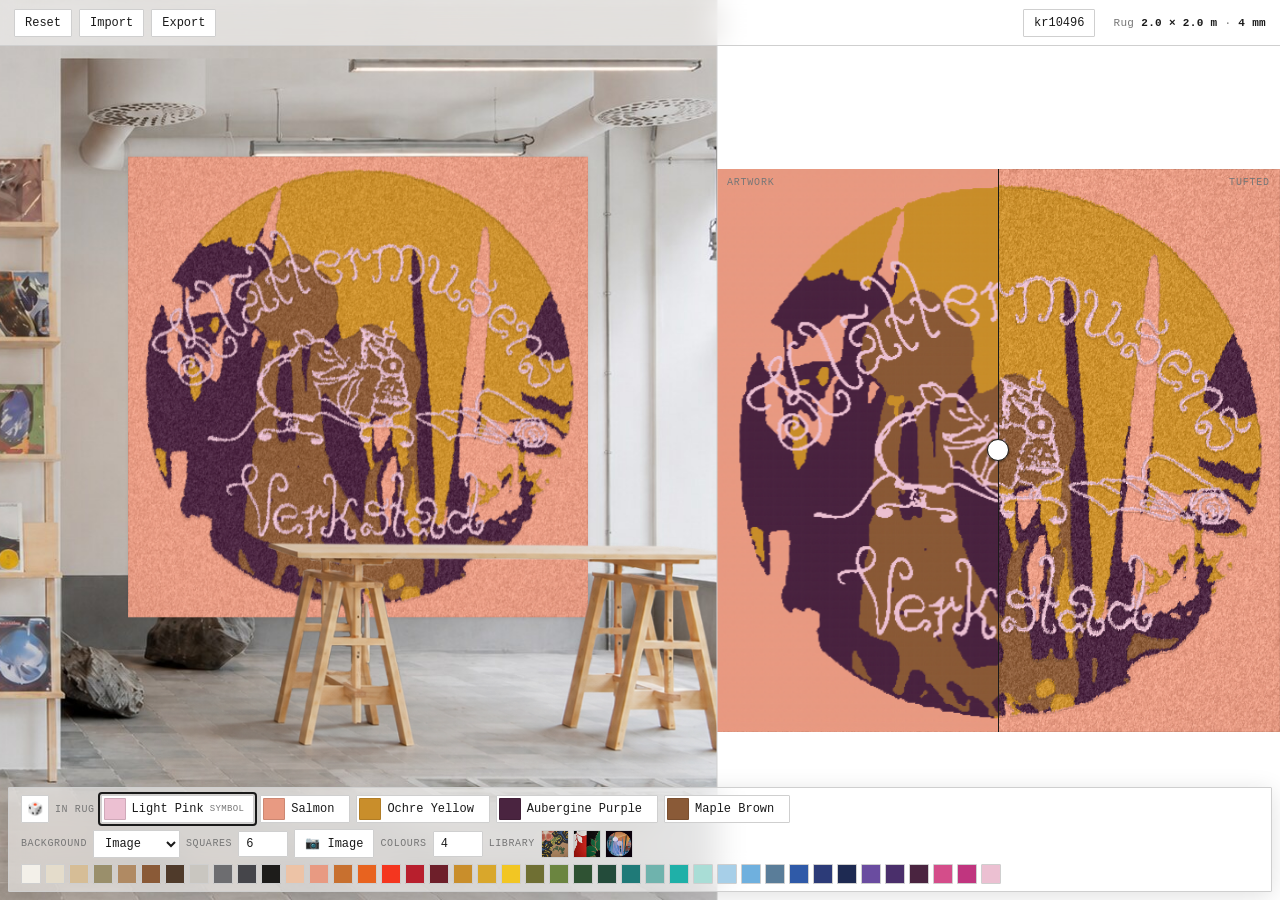
<file: index.html>
<!DOCTYPE html>
<html lang="en">
<head>
<meta charset="UTF-8">
<meta name="viewport" content="width=device-width, initial-scale=1.0">
<title>Klättermusens Verkstad — tufted rug preview</title>
<link rel="stylesheet" href="styles.css">
</head>
<body>
<header>
  <div class="hbar">
    <button id="clearAll" title="Clear saved design and reset to the logo">Reset</button>
    <details class="menu"><summary>Import</summary>
      <div class="menu-pop">
        <button id="importBtn">Upload image</button>
        <button id="importLogo">Logo</button>
        <input type="file" id="imgInput" accept="image/*" hidden>
        <label>Detail
          <select id="importRes">
            <option value="100">100 × 100</option>
            <option value="200">200 × 200</option>
            <option value="300">300 × 300</option>
            <option value="400">400 × 400 · 5mm</option>
            <option value="500" selected>500 × 500 · 4mm</option>
          </select>
        </label>
        <label>Max colours <input type="number" id="importColors" value="2" min="1" max="40"></label>
        <label class="inline"><input type="checkbox" id="importInvert" checked> Line art</label>
        <div class="note">Maps artwork onto the 2×2m grid in the nearest yarns. Keep colours low (2–4) for line art.</div>
        <button id="loadJson">Load project…</button>
        <input type="file" id="fileInput" accept="application/json" hidden>
      </div>
    </details>
    <details class="menu"><summary>Export</summary>
      <div class="menu-pop">
        <button id="snapBtn" title="Download the room view with the rug and colour legend">Room snapshot</button>
        <button id="exportTufted">Tufted PNG</button>
        <button id="exportDesign">Flat PNG</button>
        <button id="exportSmooth" title="Smooth-edge render for projecting and tracing — no tuft pixels, no legend">Projection PNG</button>
        <button id="saveJson">Save project (.json)</button>
      </div>
    </details>
  </div>
  <div class="spacer"></div>
  <details class="menu" id="bomMenu">
    <summary id="bomSummary">BOM</summary>
    <div class="menu-pop">
      <select id="supplier">
        <option value="hitex" selected>Hitex · SE</option>
        <option value="te">Tufting Europe</option>
        <option value="tuftingshop">Tufting Shop · SE</option>
      </select>
      <label class="pile-row">Pile height <input type="number" id="pileMM" value="14" min="4" max="40"> mm <span class="note">cut pile</span></label>
      <div id="bom"></div>
    </div>
  </details>
  <div class="dims">Rug <strong id="dimLabel">2.0 × 2.0 m</strong> · <strong id="cellLabel">5 mm</strong></div>
</header>

<!-- ===================== WORKSPACE ===================== -->
<main id="workspace">
  <div id="views">
    <div class="view" id="paneRoom">
      <div class="studio-wrap" id="studioWrap">
        <img class="bg" id="studioBg" src="room.jpg" alt="Gallery">
        <div id="studioWarp"><canvas id="studioCanvas" width="500" height="500"></canvas></div>
        <img class="fg" id="studioFg" src="room-fg.png" alt="">  <!-- table cut-out, sits in front of the rug -->
      </div>
    </div>

    <div id="transformPop">
      <span class="lbl">X</span><input type="number" id="trX" min="-20" max="120" step="1">
      <span class="lbl">Y</span><input type="number" id="trY" min="-20" max="120" step="1">
      <span class="lbl">Scale</span><input type="range" id="trScale" min="20" max="260" value="100"><span id="trScaleV" class="lbl">100%</span>
      <button id="resetCorners">Reset</button>
    </div>

    <div class="view-splitter" id="splitter"></div>

    <div class="view" id="paneCompare">
      <div class="compare" id="compare">
        <canvas id="previewCanvas" width="640" height="640"></canvas>
        <canvas id="designCanvas" width="560" height="560"></canvas>
        <div class="curtain"><div class="curtain-line"></div><div class="curtain-grip"></div></div>
        <span class="clabel left">Artwork</span>
        <span class="clabel right">Tufted</span>
      </div>
    </div>
  </div>

  <!-- bottom dock: colours + background -->
  <div id="dock">
    <div class="dock-row" id="rugColors"></div>
    <div class="dock-row">
      <span class="lbl">Background</span>
      <select id="patType">
        <option value="plain" selected>Plain</option>
        <option value="checker">Checker</option>
        <option value="image">Image</option>
      </select>
      <span class="lbl">Squares</span><input type="number" id="patSize" value="6" min="2" max="6">
      <button id="bgPatBtn" title="Use your own image as a multi-colour background">📷 Image</button>
      <span class="lbl">colours</span><input type="number" id="bgColorsN" value="4" min="2" max="8">
      <input type="file" id="bgPatInput" accept="image/*" hidden>
      <span class="lbl">Library</span><span id="patLib" class="patlib"></span>
    </div>
    <div class="dock-row tray" id="paletteTray"></div>
  </div>
</main>

<script src="app.js" defer></script>
</body>
</html>
</file>
<file: styles.css>
:root {
    --rug-m: 2.0;
    --bg: #ffffff;
    --panel: #ffffff;
    --fg: #1a1a1a;
    --muted: #777777;
    --border: #cfcfcf;
    --hover: #f1f1f1;
    --accent: #b4502e;
    --compare-bg: #f5f5f5;
    /* glass + shadow tokens */
    --glass-bg: rgba(255,255,255,.5);
    --glass-bg-soft: rgba(255,255,255,.72);
    --glass-blur: 16px;
    --shadow-panel: 0 4px 24px rgba(0,0,0,.12);
    --shadow-menu: 0 8px 26px rgba(0,0,0,.16);
    --shadow-pop: 0 4px 18px rgba(0,0,0,.16);
    --shadow-ctrl: 0 1px 3px rgba(0,0,0,.4);
    --inset-hair: inset 0 0 0 1px rgba(0,0,0,.12);
    --inset-faint: inset 0 0 0 1px rgba(0,0,0,.08);
    --radius: 1px;
    --ctrl: 30px;
    --mono: ui-monospace, "SF Mono", SFMono-Regular, Menlo, Consolas, "Liberation Mono", monospace;
    --font: var(--mono);
  }
  * { box-sizing: border-box; }
  html, body { margin: 0; height: 100%; }
  body { font-family: var(--font); color: var(--fg); background: var(--bg); font-size: 13px; display: flex; flex-direction: column; height: 100vh; overflow: hidden; -webkit-font-smoothing: antialiased; }

  /* header — floats translucently over the imagery */
  header { position: absolute; top: 0; left: 0; right: 0; z-index: 20; display: flex; align-items: center; gap: 18px; padding: 0 14px; height: 46px;
    border-bottom: 1px solid var(--border); background: var(--glass-bg); backdrop-filter: blur(var(--glass-blur)); -webkit-backdrop-filter: blur(var(--glass-blur)); }
  .spacer { flex: 1; }
  .dims { font-family: var(--mono); font-size: 11px; color: var(--muted); letter-spacing: .03em; }
  .dims strong { color: var(--fg); font-weight: 600; }

  /* minimal controls */
  button, .menu > summary {
    font: inherit; font-size: 12px; padding: 6px 10px; border: 1px solid var(--border);
    background: var(--panel); color: var(--fg); border-radius: var(--radius); cursor: pointer;
    display: inline-flex; align-items: center; justify-content: center; gap: 6px; list-style: none;
  }
  button:hover, .menu > summary:hover { border-color: var(--fg); }
  button.on { background: var(--fg); color: var(--panel); border-color: var(--fg); }
  button:disabled { opacity: .3; cursor: default; border-color: var(--border); }
  select, input[type="number"], input[type="text"] { font: inherit; font-size: 12px; padding: 5px 7px; border: 1px solid var(--border); border-radius: var(--radius); background: var(--panel); color: var(--fg); }
  input[type="range"] { accent-color: var(--fg); vertical-align: middle; }
  .note { font-size: 11px; color: var(--muted); line-height: 1.5; }
  .hbar { display: flex; align-items: center; gap: 7px; }

  .menu { position: relative; }
  .menu > summary::-webkit-details-marker { display: none; }
  .menu[open] > summary { border-color: var(--fg); }
  .menu .menu-pop { position: absolute; left: 0; top: calc(100% + 6px); width: 210px; background: var(--glass-bg-soft); backdrop-filter: blur(var(--glass-blur)); -webkit-backdrop-filter: blur(var(--glass-blur)); border: 1px solid var(--border); border-radius: var(--radius); box-shadow: var(--shadow-menu); padding: 11px; z-index: 60; display: flex; flex-direction: column; gap: 10px; }
  .menu .menu-pop label { display: flex; flex-direction: column; gap: 4px; font-size: 11px; color: var(--muted); }
  .menu .menu-pop .inline { flex-direction: row; align-items: center; gap: 7px; }

  /* workspace fills the viewport below the header; dock floats over it */
  #workspace { flex: 1; min-height: 0; position: relative; display: flex; flex-direction: column; }

  /* two-view workspace */
  #views { flex: 1; min-height: 0; display: grid; grid-template-columns: var(--split, 56%) 1fr; position: relative; background: var(--bg); }
  .view { position: relative; overflow: hidden; display: flex; align-items: center; justify-content: center; padding: 0; }
  .view + .view { border-left: 1px solid var(--border); }

  /* transform popover — appears only while dragging the rug */
  #transformPop { position: absolute; top: 54px; left: 14px; z-index: 11; display: none; gap: 8px; align-items: center;
    padding: 7px 10px; background: rgba(255,255,255,.9); backdrop-filter: blur(var(--glass-blur)); -webkit-backdrop-filter: blur(var(--glass-blur));
    border: 1px solid var(--border); border-radius: var(--radius); box-shadow: var(--shadow-pop); }
  #transformPop.show { display: flex; }
  #transformPop input[type="number"] { width: 46px; }
  #transformPop input[type="range"] { width: 90px; }
  #transformPop .lbl { font: 10px var(--mono); text-transform: uppercase; letter-spacing: .06em; color: var(--muted); }
  .view-splitter { position: absolute; top: 0; bottom: 0; left: var(--split, 56%); width: 14px; transform: translateX(-50%); cursor: col-resize; z-index: 8; touch-action: none; }
  .view-splitter::before { content: ''; position: absolute; top: 0; bottom: 0; left: 50%; width: 1px; background: var(--border); transform: translateX(-50%); }
  .view-splitter:hover::before, .view-splitter.drag::before { background: var(--fg); width: 2px; }

  .studio-wrap { position: absolute; top: 50%; left: 50%; transform: translate(-50%, -50%); overflow: hidden; }
  .studio-wrap img.bg { width: 100%; height: 100%; display: block; }
  .studio-wrap img.fg { position: absolute; inset: 0; width: 100%; height: 100%; pointer-events: none; z-index: 2; }  /* table in front of the rug */
  #studioWarp { position: absolute; inset: 0; pointer-events: none; z-index: 1; }
  #studioWarp canvas { position: absolute; top: 0; left: 0; transform-origin: 0 0; pointer-events: auto; cursor: move; }
  canvas { display: block; touch-action: none; }

  /* curtain compare */
  .compare { position: relative; overflow: hidden; background: var(--compare-bg); --cx: 50%; cursor: ew-resize; touch-action: none; }
  .compare canvas { position: absolute; inset: 0; width: 100%; height: 100%; pointer-events: none; }
  #designCanvas { clip-path: inset(0 calc(100% - var(--cx)) 0 0); }
  .curtain { position: absolute; top: 0; bottom: 0; left: var(--cx); width: 0; pointer-events: none; z-index: 4; }
  .curtain-line { position: absolute; top: 0; bottom: 0; left: -0.5px; width: 1px; background: var(--fg); }
  .curtain-grip { position: absolute; top: 50%; left: -11px; width: 22px; height: 22px; transform: translateY(-50%); border-radius: 50%; background: var(--panel); border: 1.5px solid var(--fg); box-shadow: var(--shadow-ctrl); }
  .clabel { position: absolute; top: 8px; font: 10px var(--mono); text-transform: uppercase; letter-spacing: .08em; color: var(--muted); pointer-events: none; }
  .clabel.left { left: 10px; } .clabel.right { right: 10px; }

  /* floating translucent bottom dock — colours + background (full width) */
  #dock { position: absolute; left: 8px; right: 8px; bottom: 8px; z-index: 10;
    display: flex; flex-direction: row; flex-wrap: wrap; align-items: center; gap: 6px 16px; padding: 7px 12px; max-height: 38vh; overflow: auto;
    background: var(--glass-bg); backdrop-filter: blur(var(--glass-blur)); -webkit-backdrop-filter: blur(var(--glass-blur));
    border: 1px solid var(--border); border-radius: var(--radius); box-shadow: var(--shadow-panel); }
  .dock-row { display: flex; gap: 6px; align-items: center; flex-wrap: wrap; }
  #rugColors, #paletteTray { flex: 1 1 100%; }   /* each on its own line: dice+colours, then settings, then palette */
  /* BOM lives in the header menu — near-opaque so it stays readable over the rug */
  #bomMenu .menu-pop { right: 0; left: auto; width: 430px; max-height: 78vh; overflow: auto; background: rgba(255,255,255,.97); gap: 8px; }
  #bomMenu .menu-pop > select { width: 100%; }
  #bomMenu .menu-pop label.pile-row { flex-direction: row; align-items: center; gap: 6px; font: 11px var(--mono); color: var(--muted); text-transform: uppercase; letter-spacing: .04em; margin: 2px 0; }
  .pile-row input { width: 52px; }
  .pile-row .note { text-transform: none; letter-spacing: 0; margin-left: auto; }
  .dock-row.tray { gap: 4px; }
  .dock-row .lbl { font: 10px var(--mono); text-transform: uppercase; letter-spacing: .06em; color: var(--muted); }
  .dock-row input[type="number"] { width: 50px; }
  .dock-row input[type="range"] { width: 120px; }
  .tray-sw { width: 20px; height: 20px; border: 1px solid var(--border); border-radius: var(--radius); cursor: pointer; padding: 0; }
  .tray-sw:hover { border-color: var(--fg); }
  .tray-sw.active { outline: 2px solid var(--fg); outline-offset: 1px; }
  .patlib { display: inline-flex; gap: 4px; }
  .pat-thumb { width: 28px; height: 28px; padding: 0; border: 1px solid var(--border); border-radius: var(--radius); background-size: cover; background-position: center; cursor: pointer; }
  .pat-thumb:hover { border-color: var(--fg); }
  .rc-tool { width: 28px; height: 28px; padding: 0; font-size: 13px; }
  .rc-tool.on { background: var(--fg); color: var(--panel); border-color: var(--fg); }
  /* sold-out yarns: dimmed with a diagonal hatch overlay */
  .tray-sw { position: relative; }
  .tray-sw.oos { opacity: .8; }
  .tray-sw.oos::after { content: ''; position: absolute; inset: 0; border-radius: inherit; pointer-events: none; background: repeating-linear-gradient(45deg, rgba(255,255,255,.85) 0 1.5px, transparent 1.5px 5px); }
  /* grounding shadow so the rug sits in the room */
  #studioWarp canvas { filter: drop-shadow(0 1px 4px rgba(0,0,0,.08)); }

  /* in-rug colour chips (swatch + name) */
  .rc-chip { display: inline-flex; align-items: center; gap: 6px; cursor: pointer; padding: 2px 9px 2px 2px; border: 1px solid var(--border); border-radius: var(--radius); background: var(--panel); }
  .rc-chip:hover { border-color: var(--fg); }
  .rc-chip.active { outline: 2px solid var(--fg); outline-offset: 1px; }
  .rc-chip .sw { width: 22px; height: 22px; border-radius: var(--radius); box-shadow: var(--inset-hair); position: relative; }
  .rc-chip .sw.oos::after { content: ''; position: absolute; inset: 0; border-radius: inherit; background: repeating-linear-gradient(45deg, rgba(255,255,255,.85) 0 1.5px, transparent 1.5px 5px); }
  .rc-chip .nm { font-size: 12px; color: var(--fg); }
  .rc-chip .role { font: 9px var(--mono); color: var(--muted); text-transform: uppercase; letter-spacing: .04em; }

  /* BOM (bill of materials) in the dock */
  #bom { width: 100%; }
  .est-table { width: 100%; max-width: 600px; border-collapse: collapse; font-size: 12px; }
  .est-table td { padding: 5px 8px 5px 0; border-bottom: 1px solid var(--hover); white-space: nowrap; }
  .est-table td.c { width: 16px; padding-right: 0; }
  .est-table td .dot { width: 15px; height: 15px; border-radius: 3px; display: inline-block; box-shadow: var(--inset-hair); }
  .est-table td.qty { text-align: right; font-variant-numeric: tabular-nums; color: var(--muted); padding-right: 10px; }
  .est-table td.n { text-align: right; font-variant-numeric: tabular-nums; color: var(--muted); width: 1%; }
  .est-table a { color: var(--fg); text-decoration: none; border-bottom: 1px solid var(--border); }
  .est-table a:hover { border-color: var(--fg); }
  .ycode { font-family: var(--mono); font-size: 10px; color: var(--muted); letter-spacing: .02em; margin-left: 6px; }
  .ycode.approx { color: var(--accent); cursor: help; }
  .ycode.src { color: var(--accent); border-bottom: 1px solid var(--border); margin-left: 4px; }
  .ycode.src:hover { border-color: var(--accent); }
  .oos { color: var(--accent); font-size: 10px; font-family: var(--mono); text-transform: uppercase; letter-spacing: .04em; }
  .est-total { font-size: 12px; margin-top: 8px; color: var(--muted); }
  .est-total strong { color: var(--fg); }
</file>
